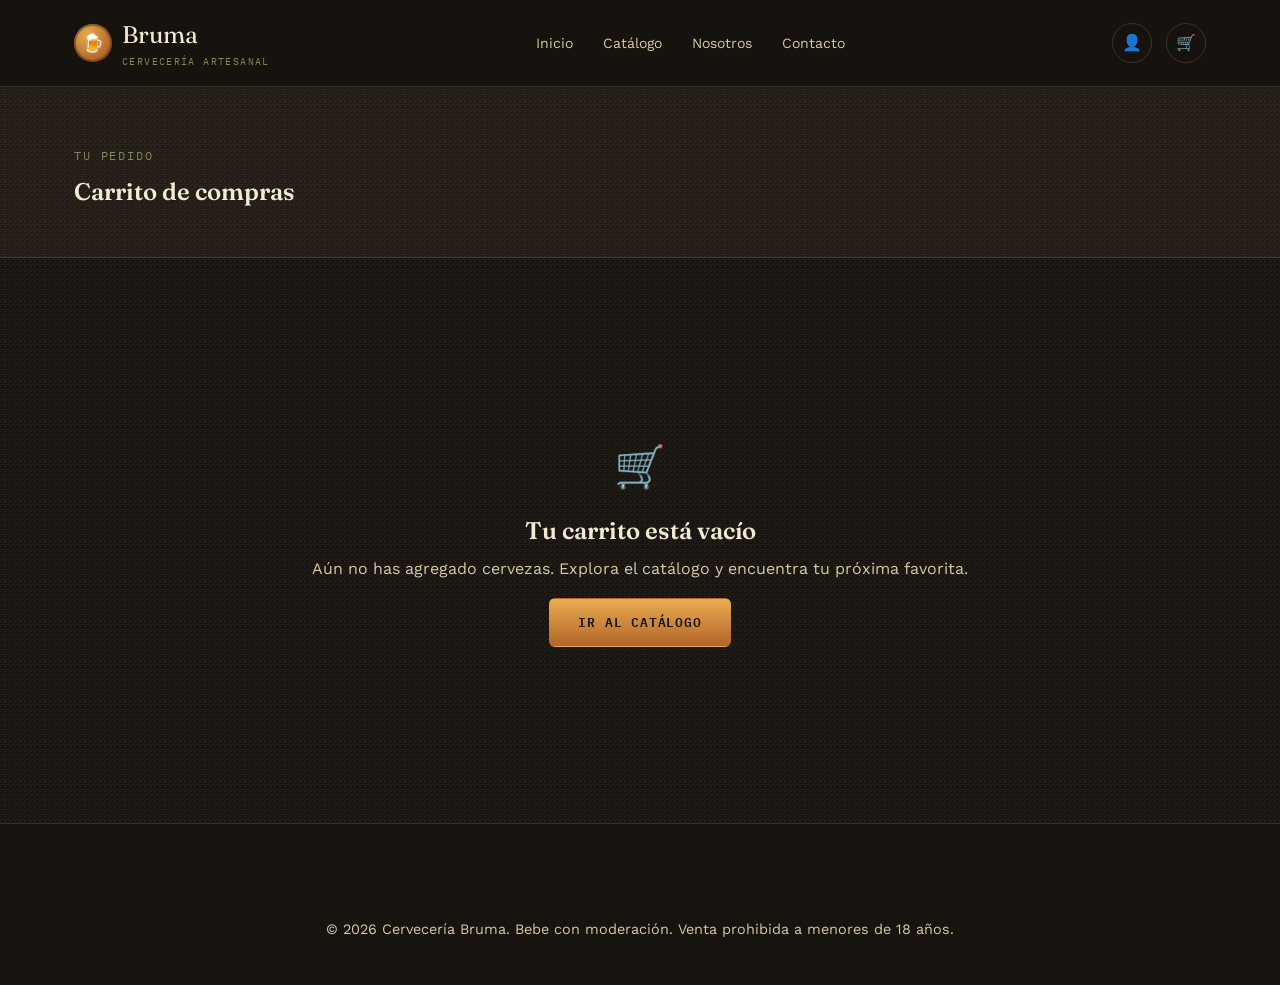
<file: bruma-cerveceria/bruma-cerveceria/carrito.html>
<!DOCTYPE html>
<html lang="es">
<head>
  <meta charset="UTF-8">
  <meta name="viewport" content="width=device-width, initial-scale=1.0">
  <title>Carrito — Cervecería Bruma</title>
  <meta name="description" content="Revisa tu carrito de compras en Cervecería Bruma antes de finalizar tu pedido.">
  <link rel="icon" href="data:image/svg+xml,%3Csvg xmlns='http://www.w3.org/2000/svg' viewBox='0 0 100 100'%3E%3Ctext y='.9em' font-size='90'%3E%F0%9F%8D%BA%3C/text%3E%3C/svg%3E">
  <link rel="preconnect" href="https://fonts.googleapis.com">
  <link href="https://fonts.googleapis.com/css2?family=Fraunces:opsz,wght@9..144,500;9..144,600;9..144,700&family=Work+Sans:wght@400;500;600&family=IBM+Plex+Mono:wght@400;500&display=swap" rel="stylesheet">
  <link rel="stylesheet" href="css/style.css">
</head>
<body>

  <header class="encabezado">
    <nav class="nav" aria-label="Navegación principal">
      <a href="index.html" class="marca">
        <span class="marca__insignia" aria-hidden="true">🍺</span>
        <span>
          Bruma
          <span class="marca__lema">Cervecería artesanal</span>
        </span>
      </a>
      <button class="nav__toggle" aria-label="Abrir menú" aria-expanded="false">☰</button>
      <ul class="nav__enlaces">
        <li><a href="index.html">Inicio</a></li>
        <li><a href="catalogo.html">Catálogo</a></li>
        <li><a href="nosotros.html">Nosotros</a></li>
        <li><a href="contacto.html">Contacto</a></li>
      </ul>
      <div class="nav__acciones">
        <a href="login.html" class="nav__icono" aria-label="Iniciar sesión o registrarme" title="Cuenta">👤</a>
        <a href="carrito.html" class="nav__icono" aria-label="Ver carrito de compras" title="Carrito">
          🛒
          <span class="nav__contador" data-contador-carrito style="display:none">0</span>
        </a>
      </div>
    </nav>
  </header>

  <main id="contenido-principal">
    <section class="encabezado-pagina">
      <div class="container">
        <span class="seccion__eyebrow">Tu pedido</span>
        <h1>Carrito de compras</h1>
      </div>
    </section>

    <section class="seccion">
      <div class="container">

        <article id="carrito-vacio" class="carrito-vacio">
          <div class="carrito-vacio__icono" aria-hidden="true">🛒</div>
          <h2>Tu carrito está vacío</h2>
          <p>Aún no has agregado cervezas. Explora el catálogo y encuentra tu próxima favorita.</p>
          <a href="catalogo.html" class="boton boton--primario">Ir al catálogo</a>
        </article>

        <div id="bloque-tabla-carrito" style="display:none;">
          <div style="overflow-x:auto;">
            <table class="tabla-carrito">
              <thead>
                <tr>
                  <th scope="col">Producto</th>
                  <th scope="col">Precio</th>
                  <th scope="col">Cantidad</th>
                  <th scope="col">Subtotal</th>
                  <th scope="col"><span class="visually-hidden">Quitar</span></th>
                </tr>
              </thead>
              <tbody id="cuerpo-tabla-carrito"></tbody>
            </table>
          </div>

          <div class="resumen-carrito">
            <div class="resumen-carrito__fila">
              <span>Subtotal</span>
              <span id="resumen-subtotal">$0</span>
            </div>
            <div class="resumen-carrito__fila">
              <span>Envío</span>
              <span id="resumen-envio">$0</span>
            </div>
            <div class="resumen-carrito__fila resumen-carrito__total">
              <span>Total</span>
              <span id="resumen-total">$0</span>
            </div>
            <button type="button" id="boton-finalizar-compra" class="boton boton--primario" style="width:100%; margin-top:16px;">Finalizar compra</button>
            <p id="mensaje-checkout" class="aviso-envio" role="status"></p>
          </div>
        </div>

      </div>
    </section>
  </main>

  <footer class="pie-pagina">
    <div class="container">
      <div class="pie-pagina__inferior" style="border-top:none; justify-content:center;">
        <p>© <span data-anio-actual></span> Cervecería Bruma. Bebe con moderación. Venta prohibida a menores de 18 años.</p>
      </div>
    </div>
  </footer>

  <script src="js/productos.js"></script>
  <script src="js/carrito.js"></script>
  <script src="js/validaciones.js"></script>
  <script src="js/main.js"></script>
</body>
</html>
</file>
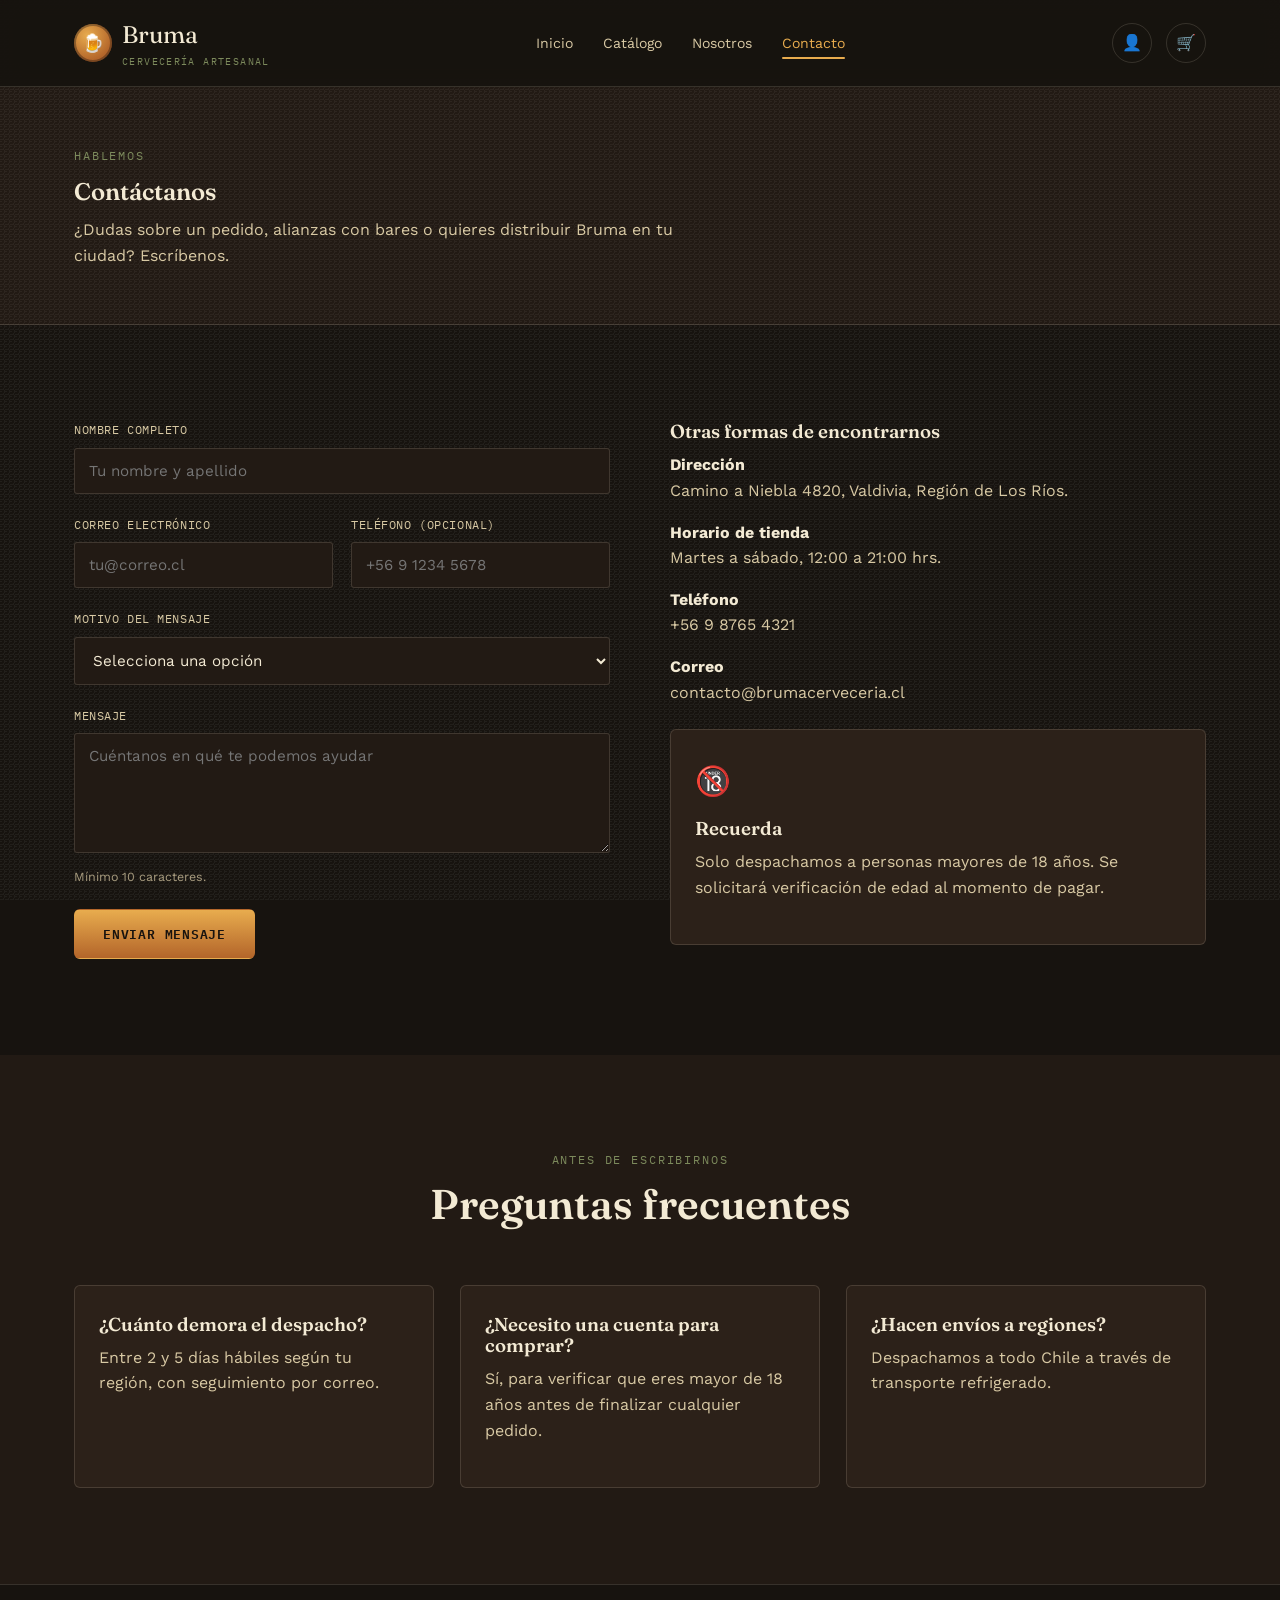
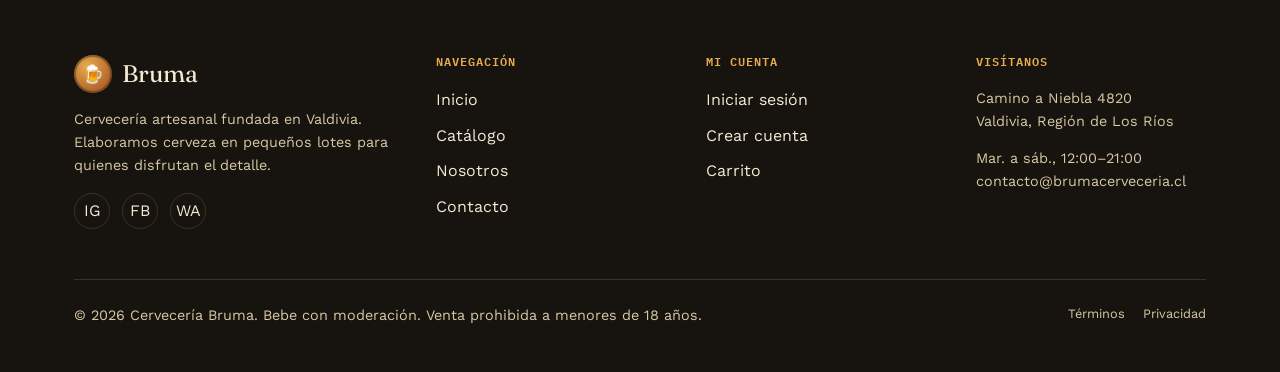
<file: bruma-cerveceria/bruma-cerveceria/contacto.html>
<!DOCTYPE html>
<html lang="es">
<head>
  <meta charset="UTF-8">
  <meta name="viewport" content="width=device-width, initial-scale=1.0">
  <title>Contacto — Cervecería Bruma</title>
  <meta name="description" content="Escríbenos ante consultas, distribución o alianzas con Cervecería Bruma.">
  <link rel="icon" href="data:image/svg+xml,%3Csvg xmlns='http://www.w3.org/2000/svg' viewBox='0 0 100 100'%3E%3Ctext y='.9em' font-size='90'%3E%F0%9F%8D%BA%3C/text%3E%3C/svg%3E">
  <link rel="preconnect" href="https://fonts.googleapis.com">
  <link href="https://fonts.googleapis.com/css2?family=Fraunces:opsz,wght@9..144,500;9..144,600;9..144,700&family=Work+Sans:wght@400;500;600&family=IBM+Plex+Mono:wght@400;500&display=swap" rel="stylesheet">
  <link rel="stylesheet" href="css/style.css">
</head>
<body>

  <header class="encabezado">
    <nav class="nav" aria-label="Navegación principal">
      <a href="index.html" class="marca">
        <span class="marca__insignia" aria-hidden="true">🍺</span>
        <span>
          Bruma
          <span class="marca__lema">Cervecería artesanal</span>
        </span>
      </a>
      <button class="nav__toggle" aria-label="Abrir menú" aria-expanded="false">☰</button>
      <ul class="nav__enlaces">
        <li><a href="index.html">Inicio</a></li>
        <li><a href="catalogo.html">Catálogo</a></li>
        <li><a href="nosotros.html">Nosotros</a></li>
        <li><a href="contacto.html">Contacto</a></li>
      </ul>
      <div class="nav__acciones">
        <a href="login.html" class="nav__icono" aria-label="Iniciar sesión o registrarme" title="Cuenta">👤</a>
        <a href="carrito.html" class="nav__icono" aria-label="Ver carrito de compras" title="Carrito">
          🛒
          <span class="nav__contador" data-contador-carrito style="display:none">0</span>
        </a>
      </div>
    </nav>
  </header>

  <main id="contenido-principal">

    <section class="encabezado-pagina">
      <div class="container">
        <span class="seccion__eyebrow">Hablemos</span>
        <h1>Contáctanos</h1>
        <p style="max-width:60ch;">¿Dudas sobre un pedido, alianzas con bares o quieres distribuir Bruma en tu ciudad? Escríbenos.</p>
      </div>
    </section>

    <section class="seccion" aria-labelledby="titulo-contacto">
      <div class="container">
        <h2 id="titulo-contacto" class="visually-hidden">Formulario e información de contacto</h2>
        <div class="franja-alterna" style="align-items:start;">

          <form id="formulario-contacto" class="formulario reveal" novalidate>
            <div class="campo">
              <label for="contacto-nombre">Nombre completo</label>
              <input type="text" id="contacto-nombre" name="nombre" autocomplete="name" placeholder="Tu nombre y apellido" required>
              <span class="mensaje-error" role="alert"></span>
            </div>

            <div class="fila-campos">
              <div class="campo">
                <label for="contacto-correo">Correo electrónico</label>
                <input type="email" id="contacto-correo" name="correo" autocomplete="email" placeholder="tu@correo.cl" required>
                <span class="mensaje-error" role="alert"></span>
              </div>
              <div class="campo">
                <label for="contacto-telefono">Teléfono (opcional)</label>
                <input type="tel" id="contacto-telefono" name="telefono" autocomplete="tel" placeholder="+56 9 1234 5678">
                <span class="mensaje-error" role="alert"></span>
              </div>
            </div>

            <div class="campo">
              <label for="contacto-asunto">Motivo del mensaje</label>
              <select id="contacto-asunto" name="asunto" required>
                <option value="">Selecciona una opción</option>
                <option value="pedido">Consulta sobre un pedido</option>
                <option value="distribucion">Quiero distribuir Bruma</option>
                <option value="eventos">Eventos y degustaciones</option>
                <option value="otro">Otro</option>
              </select>
              <span class="mensaje-error" role="alert"></span>
            </div>

            <div class="campo">
              <label for="contacto-mensaje">Mensaje</label>
              <textarea id="contacto-mensaje" name="mensaje" placeholder="Cuéntanos en qué te podemos ayudar" required></textarea>
              <small class="ayuda">Mínimo 10 caracteres.</small>
              <span class="mensaje-error" role="alert"></span>
            </div>

            <button type="submit" class="boton boton--primario">Enviar mensaje</button>
            <p id="aviso-envio-contacto" class="aviso-envio" role="status"></p>
          </form>

          <aside class="reveal">
            <h3>Otras formas de encontrarnos</h3>
            <p><strong style="color:var(--papel)">Dirección</strong><br>Camino a Niebla 4820, Valdivia, Región de Los Ríos.</p>
            <p><strong style="color:var(--papel)">Horario de tienda</strong><br>Martes a sábado, 12:00 a 21:00 hrs.</p>
            <p><strong style="color:var(--papel)">Teléfono</strong><br>+56 9 8765 4321</p>
            <p><strong style="color:var(--papel)">Correo</strong><br>contacto@brumacerveceria.cl</p>
            <div class="tarjeta-valor" style="margin-top:24px;">
              <div class="tarjeta-valor__icono" aria-hidden="true">🔞</div>
              <h3>Recuerda</h3>
              <p>Solo despachamos a personas mayores de 18 años. Se solicitará verificación de edad al momento de pagar.</p>
            </div>
          </aside>

        </div>
      </div>
    </section>

    <section class="seccion seccion--carbon" aria-labelledby="titulo-faq">
      <div class="container">
        <div class="seccion__encabezado reveal">
          <span class="seccion__eyebrow">Antes de escribirnos</span>
          <h2 id="titulo-faq">Preguntas frecuentes</h2>
        </div>
        <div class="grilla-valores">
          <article class="tarjeta-valor reveal">
            <h3>¿Cuánto demora el despacho?</h3>
            <p>Entre 2 y 5 días hábiles según tu región, con seguimiento por correo.</p>
          </article>
          <article class="tarjeta-valor reveal">
            <h3>¿Necesito una cuenta para comprar?</h3>
            <p>Sí, para verificar que eres mayor de 18 años antes de finalizar cualquier pedido.</p>
          </article>
          <article class="tarjeta-valor reveal">
            <h3>¿Hacen envíos a regiones?</h3>
            <p>Despachamos a todo Chile a través de transporte refrigerado.</p>
          </article>
        </div>
      </div>
    </section>

  </main>

  <footer class="pie-pagina">
    <div class="container">
      <div class="pie-pagina__grilla">
        <div>
          <a href="index.html" class="marca" style="margin-bottom:14px;">
            <span class="marca__insignia" aria-hidden="true">🍺</span>
            <span>Bruma</span>
          </a>
          <p>Cervecería artesanal fundada en Valdivia. Elaboramos cerveza en pequeños lotes para quienes disfrutan el detalle.</p>
          <div class="pie-pagina__redes">
            <a href="#" aria-label="Instagram de Cervecería Bruma">IG</a>
            <a href="#" aria-label="Facebook de Cervecería Bruma">FB</a>
            <a href="#" aria-label="WhatsApp de Cervecería Bruma">WA</a>
          </div>
        </div>
        <div>
          <h4>Navegación</h4>
          <ul>
            <li><a href="index.html">Inicio</a></li>
            <li><a href="catalogo.html">Catálogo</a></li>
            <li><a href="nosotros.html">Nosotros</a></li>
            <li><a href="contacto.html">Contacto</a></li>
          </ul>
        </div>
        <div>
          <h4>Mi cuenta</h4>
          <ul>
            <li><a href="login.html">Iniciar sesión</a></li>
            <li><a href="login.html">Crear cuenta</a></li>
            <li><a href="carrito.html">Carrito</a></li>
          </ul>
        </div>
        <div>
          <h4>Visítanos</h4>
          <p>Camino a Niebla 4820<br>Valdivia, Región de Los Ríos</p>
          <p>Mar. a sáb., 12:00–21:00<br>contacto@brumacerveceria.cl</p>
        </div>
      </div>
      <div class="pie-pagina__inferior">
        <p>© <span data-anio-actual></span> Cervecería Bruma. Bebe con moderación. Venta prohibida a menores de 18 años.</p>
        <div class="pie-pagina__legal">
          <a href="#">Términos</a>
          <a href="#">Privacidad</a>
        </div>
      </div>
    </div>
  </footer>

  <script src="js/productos.js"></script>
  <script src="js/carrito.js"></script>
  <script src="js/validaciones.js"></script>
  <script src="js/main.js"></script>
</body>
</html>
</file>
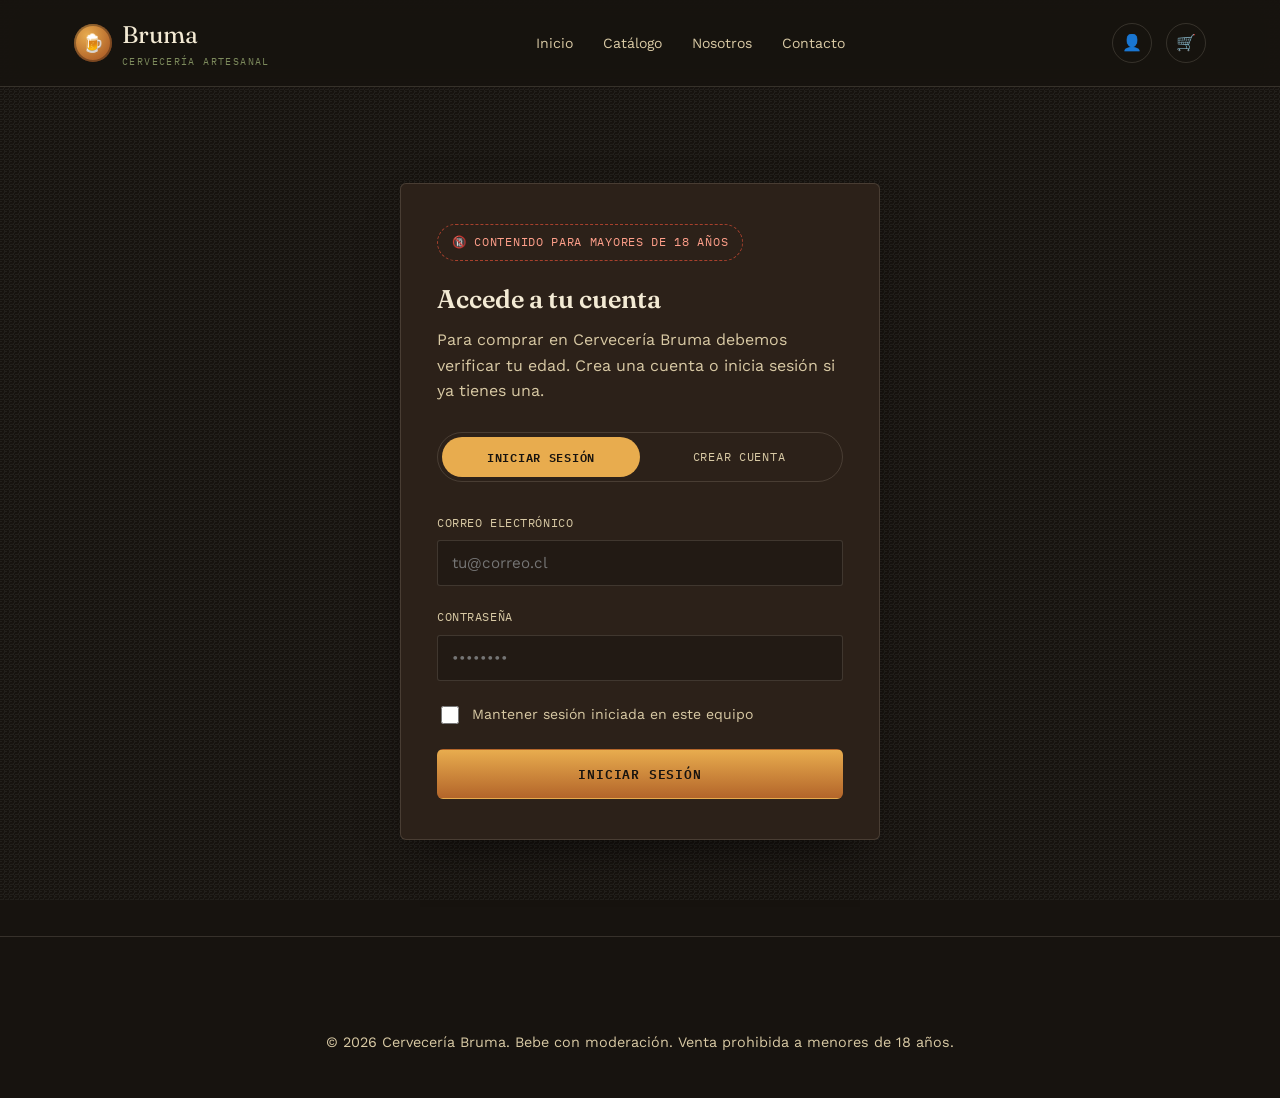
<file: bruma-cerveceria/bruma-cerveceria/login.html>
<!DOCTYPE html>
<html lang="es">
<head>
  <meta charset="UTF-8">
  <meta name="viewport" content="width=device-width, initial-scale=1.0">
  <title>Iniciar sesión — Cervecería Bruma</title>
  <meta name="description" content="Inicia sesión o crea tu cuenta en Cervecería Bruma. Venta exclusiva para mayores de 18 años.">
  <link rel="icon" href="data:image/svg+xml,%3Csvg xmlns='http://www.w3.org/2000/svg' viewBox='0 0 100 100'%3E%3Ctext y='.9em' font-size='90'%3E%F0%9F%8D%BA%3C/text%3E%3C/svg%3E">
  <link rel="preconnect" href="https://fonts.googleapis.com">
  <link href="https://fonts.googleapis.com/css2?family=Fraunces:opsz,wght@9..144,500;9..144,600;9..144,700&family=Work+Sans:wght@400;500;600&family=IBM+Plex+Mono:wght@400;500&display=swap" rel="stylesheet">
  <link rel="stylesheet" href="css/style.css">
</head>
<body>

  <header class="encabezado">
    <nav class="nav" aria-label="Navegación principal">
      <a href="index.html" class="marca">
        <span class="marca__insignia" aria-hidden="true">🍺</span>
        <span>
          Bruma
          <span class="marca__lema">Cervecería artesanal</span>
        </span>
      </a>
      <button class="nav__toggle" aria-label="Abrir menú" aria-expanded="false">☰</button>
      <ul class="nav__enlaces">
        <li><a href="index.html">Inicio</a></li>
        <li><a href="catalogo.html">Catálogo</a></li>
        <li><a href="nosotros.html">Nosotros</a></li>
        <li><a href="contacto.html">Contacto</a></li>
      </ul>
      <div class="nav__acciones">
        <a href="login.html" class="nav__icono" aria-label="Iniciar sesión o registrarme" title="Cuenta">👤</a>
        <a href="carrito.html" class="nav__icono" aria-label="Ver carrito de compras" title="Carrito">
          🛒
          <span class="nav__contador" data-contador-carrito style="display:none">0</span>
        </a>
      </div>
    </nav>
  </header>

  <main id="contenido-principal">
    <section class="seccion" aria-labelledby="titulo-acceso">
      <div class="container">
        <div class="panel-acceso reveal" id="panel-acceso">
          <span class="sello-edad">🔞 Contenido para mayores de 18 años</span>
          <h1 id="titulo-acceso" style="font-size:1.6rem;">Accede a tu cuenta</h1>
          <p style="margin-bottom:28px;">Para comprar en Cervecería Bruma debemos verificar tu edad. Crea una cuenta o inicia sesión si ya tienes una.</p>

          <div class="pestanas-acceso">
            <button type="button" class="pestana-boton esta-activa" data-vista="vista-login">Iniciar sesión</button>
            <button type="button" class="pestana-boton" data-vista="vista-registro">Crear cuenta</button>
          </div>

          <!-- LOGIN -->
          <article id="vista-login" class="vista-formulario esta-visible">
            <form id="formulario-login" class="formulario formulario--ancho" novalidate>
              <div class="campo">
                <label for="login-correo">Correo electrónico</label>
                <input type="email" id="login-correo" name="correo" autocomplete="email" placeholder="tu@correo.cl" required>
                <span class="mensaje-error" role="alert"></span>
              </div>
              <div class="campo">
                <label for="login-clave">Contraseña</label>
                <input type="password" id="login-clave" name="clave" autocomplete="current-password" placeholder="••••••••" minlength="8" required>
                <span class="mensaje-error" role="alert"></span>
              </div>
              <div class="campo-check">
                <input type="checkbox" id="login-recordar" name="recordar">
                <label for="login-recordar">Mantener sesión iniciada en este equipo</label>
              </div>
              <button type="submit" class="boton boton--primario" style="width:100%;">Iniciar sesión</button>
              <p id="aviso-login" class="aviso-envio" role="status"></p>
            </form>
          </article>

          <!-- REGISTRO -->
          <article id="vista-registro" class="vista-formulario">
            <form id="formulario-registro" class="formulario formulario--ancho" novalidate>
              <div class="campo">
                <label for="registro-nombre">Nombre completo</label>
                <input type="text" id="registro-nombre" name="nombre" autocomplete="name" placeholder="Tu nombre y apellido" required>
                <span class="mensaje-error" role="alert"></span>
              </div>

              <div class="campo">
                <label for="registro-correo">Correo electrónico</label>
                <input type="email" id="registro-correo" name="correo" autocomplete="email" placeholder="tu@correo.cl" required>
                <span class="mensaje-error" role="alert"></span>
              </div>

              <div class="campo">
                <label for="registro-nacimiento">Fecha de nacimiento</label>
                <input type="date" id="registro-nacimiento" name="nacimiento" autocomplete="bday" required>
                <small class="ayuda">Debes tener 18 años o más para crear una cuenta.</small>
                <span class="mensaje-error" role="alert"></span>
              </div>

              <div class="fila-campos">
                <div class="campo">
                  <label for="registro-clave">Contraseña</label>
                  <input type="password" id="registro-clave" name="clave" autocomplete="new-password" placeholder="Mínimo 8 caracteres" minlength="8" required>
                  <span class="mensaje-error" role="alert"></span>
                </div>
                <div class="campo">
                  <label for="registro-clave-confirmar">Confirmar contraseña</label>
                  <input type="password" id="registro-clave-confirmar" name="claveConfirmar" autocomplete="new-password" placeholder="Repite tu contraseña" minlength="8" required>
                  <span class="mensaje-error" role="alert"></span>
                </div>
              </div>

              <div class="campo-check">
                <input type="checkbox" id="registro-terminos" name="terminos" required>
                <label for="registro-terminos">Confirmo que soy mayor de 18 años y acepto los términos y la política de consumo responsable.</label>
                <span class="mensaje-error" role="alert"></span>
              </div>

              <button type="submit" class="boton boton--primario" style="width:100%;">Crear cuenta</button>
              <p id="aviso-registro" class="aviso-envio" role="status"></p>
            </form>
          </article>

        </div>
      </div>
    </section>
  </main>

  <footer class="pie-pagina">
    <div class="container">
      <div class="pie-pagina__inferior" style="border-top:none; justify-content:center;">
        <p>© <span data-anio-actual></span> Cervecería Bruma. Bebe con moderación. Venta prohibida a menores de 18 años.</p>
      </div>
    </div>
  </footer>

  <script src="js/productos.js"></script>
  <script src="js/carrito.js"></script>
  <script src="js/validaciones.js"></script>
  <script src="js/main.js"></script>
</body>
</html>
</file>
<file: bruma-cerveceria/bruma-cerveceria/css/style.css>
/* =========================================================
   CERVECERÍA BRUMA — style.css
   Identidad: cervecería artesanal del sur de Chile.
   Paleta inspirada en cobre de alambique, lúpulo y niebla nocturna.
   ========================================================= */

/* ---------- Tokens ---------- */
:root {
  /* Color */
  --negro-turba: #17130f;
  --carbon: #221a14;
  --carbon-suave: #2c2119;
  --ambar: #c97a3a;
  --ambar-fuerte: #b3652a;
  --dorado: #e8ac4e;
  --musgo: #5c6a41;
  --musgo-suave: #7c8a5c;
  --herrumbre: #a8402c;
  --papel: #f3ead4;
  --papel-suave: #d8c9a4;
  --linea: rgba(243, 234, 212, 0.14);

  /* Tipografía */
  --f-display: "Fraunces", "Georgia", serif;
  --f-cuerpo: "Work Sans", "Segoe UI", sans-serif;
  --f-utilitaria: "IBM Plex Mono", "Courier New", monospace;

  /* Escala */
  --radio: 6px;
  --radio-chico: 3px;
  --sombra: 0 20px 45px -20px rgba(0, 0, 0, 0.6);
  --transicion: 220ms cubic-bezier(0.4, 0, 0.2, 1);
  --ancho-maximo: 1180px;
}

/* ---------- Reset ---------- */
* { box-sizing: border-box; }
html { scroll-behavior: smooth; }
body {
  margin: 0;
  background-color: var(--negro-turba);
  color: var(--papel);
  font-family: var(--f-cuerpo);
  font-size: 16px;
  line-height: 1.6;
  -webkit-font-smoothing: antialiased;
}
img { max-width: 100%; display: block; }
a { color: inherit; text-decoration: none; }
ul { list-style: none; margin: 0; padding: 0; }
button { font-family: inherit; cursor: pointer; }
h1, h2, h3, h4 {
  font-family: var(--f-display);
  font-weight: 600;
  line-height: 1.15;
  margin: 0 0 0.5em;
  color: var(--papel);
}
p { margin: 0 0 1em; color: var(--papel-suave); }

/* fondo con textura de "grano" sutil, evoca papel kraft */
body::before {
  content: "";
  position: fixed;
  inset: 0;
  pointer-events: none;
  z-index: 0;
  opacity: 0.05;
  background-image: repeating-radial-gradient(circle at 20% 30%, #fff 0 1px, transparent 1px 3px);
  background-size: 5px 5px;
}

:focus-visible {
  outline: 2px solid var(--dorado);
  outline-offset: 3px;
}

@media (prefers-reduced-motion: reduce) {
  *, *::before, *::after { animation-duration: 0.001ms !important; transition-duration: 0.001ms !important; }
}

.container {
  max-width: var(--ancho-maximo);
  margin: 0 auto;
  padding: 0 24px;
  position: relative;
  z-index: 1;
}

.visually-hidden {
  position: absolute; width: 1px; height: 1px;
  overflow: hidden; clip: rect(0 0 0 0); white-space: nowrap;
}

/* ---------- Botones ---------- */
.boton {
  display: inline-flex;
  align-items: center;
  justify-content: center;
  gap: 8px;
  padding: 13px 28px;
  border-radius: var(--radio);
  font-family: var(--f-utilitaria);
  font-size: 0.82rem;
  letter-spacing: 0.06em;
  text-transform: uppercase;
  border: 1px solid transparent;
  transition: transform var(--transicion), background var(--transicion), border-color var(--transicion);
}
.boton:active { transform: translateY(1px); }
.boton--primario {
  background: linear-gradient(180deg, var(--dorado), var(--ambar-fuerte));
  color: var(--negro-turba);
  font-weight: 600;
}
.boton--primario:hover { transform: translateY(-2px); box-shadow: 0 10px 22px -8px rgba(201, 122, 58, 0.55); }
.boton--fantasma {
  background: transparent;
  border-color: var(--linea);
  color: var(--papel);
}
.boton--fantasma:hover { border-color: var(--dorado); color: var(--dorado); }
.boton--pequeno { padding: 9px 16px; font-size: 0.72rem; }
.boton:disabled { opacity: 0.45; cursor: not-allowed; }
.boton:disabled:hover { transform: none; box-shadow: none; }

/* ---------- Header / Nav ---------- */
.encabezado {
  position: sticky;
  top: 0;
  z-index: 50;
  background: rgba(23, 19, 15, 0.86);
  backdrop-filter: blur(10px);
  border-bottom: 1px solid var(--linea);
}
.nav {
  display: flex;
  align-items: center;
  justify-content: space-between;
  padding: 16px 24px;
  max-width: var(--ancho-maximo);
  margin: 0 auto;
}
.marca {
  display: flex;
  align-items: center;
  gap: 10px;
  font-family: var(--f-display);
  font-size: 1.5rem;
  color: var(--papel);
}
.marca__insignia {
  width: 38px; height: 38px;
  border-radius: 50%;
  background: radial-gradient(circle at 35% 30%, var(--dorado), var(--ambar-fuerte) 70%);
  display: grid; place-items: center;
  font-size: 1.1rem;
  box-shadow: inset 0 0 0 2px rgba(23,19,15,.35);
}
.marca__lema {
  display: block;
  font-family: var(--f-utilitaria);
  font-size: 0.62rem;
  letter-spacing: 0.14em;
  text-transform: uppercase;
  color: var(--musgo-suave);
}
.nav__enlaces {
  display: flex;
  gap: 30px;
  align-items: center;
}
.nav__enlaces a {
  font-size: 0.88rem;
  color: var(--papel-suave);
  position: relative;
  padding: 4px 0;
  transition: color var(--transicion);
}
.nav__enlaces a:hover, .nav__enlaces a[aria-current="page"] { color: var(--dorado); }
.nav__enlaces a[aria-current="page"]::after {
  content: "";
  position: absolute; left: 0; right: 0; bottom: -4px;
  height: 2px; background: var(--dorado); border-radius: 2px;
}
.nav__acciones { display: flex; align-items: center; gap: 14px; }
.nav__icono {
  position: relative;
  display: inline-flex; align-items: center; justify-content: center;
  width: 40px; height: 40px;
  border-radius: 50%;
  border: 1px solid var(--linea);
  color: var(--papel);
  transition: border-color var(--transicion), color var(--transicion);
}
.nav__icono:hover { border-color: var(--dorado); color: var(--dorado); }
.nav__contador {
  position: absolute; top: -6px; right: -6px;
  background: var(--herrumbre);
  color: var(--papel);
  font-family: var(--f-utilitaria);
  font-size: 0.65rem;
  min-width: 18px; height: 18px;
  border-radius: 50%;
  display: grid; place-items: center;
  border: 2px solid var(--negro-turba);
}
.nav__toggle {
  display: none;
  background: none; border: 1px solid var(--linea); border-radius: var(--radio);
  width: 42px; height: 38px;
  color: var(--papel);
  align-items: center; justify-content: center;
}

@media (max-width: 860px) {
  .nav__toggle { display: inline-flex; }
  .nav__enlaces {
    position: absolute;
    top: 100%; left: 0; right: 0;
    flex-direction: column;
    background: var(--carbon);
    border-bottom: 1px solid var(--linea);
    padding: 10px 24px 20px;
    gap: 4px;
    display: none;
  }
  .nav__enlaces.esta-abierto { display: flex; }
  .nav__enlaces a { width: 100%; padding: 12px 0; border-bottom: 1px dashed var(--linea); }
}

/* ---------- Hero ---------- */
.hero {
  position: relative;
  min-height: 88vh;
  display: flex;
  align-items: center;
  overflow: hidden;
  isolation: isolate;
}
.hero__fondo {
  position: absolute; inset: 0;
  object-fit: cover;
  width: 100%; height: 100%;
  z-index: -2;
  filter: sepia(0.35) saturate(1.3) brightness(0.55) contrast(1.05);
}
.hero::after {
  content: "";
  position: absolute; inset: 0;
  z-index: -1;
  background: linear-gradient(180deg, rgba(23,19,15,.55) 0%, rgba(23,19,15,.75) 55%, var(--negro-turba) 100%);
}
.hero__contenido { max-width: 640px; padding: 120px 0 90px; }
.hero__eyebrow {
  font-family: var(--f-utilitaria);
  font-size: 0.75rem;
  letter-spacing: 0.18em;
  text-transform: uppercase;
  color: var(--dorado);
  display: inline-flex; align-items: center; gap: 10px;
  margin-bottom: 18px;
}
.hero__eyebrow::before { content: ""; width: 26px; height: 1px; background: var(--dorado); }
.hero h1 {
  font-size: clamp(2.4rem, 5vw, 4rem);
  margin-bottom: 22px;
}
.hero h1 em { color: var(--dorado); font-style: normal; }
.hero p { font-size: 1.05rem; max-width: 50ch; margin-bottom: 34px; }
.hero__acciones { display: flex; gap: 16px; flex-wrap: wrap; }

.hero__estadisticas {
  display: flex; gap: 40px;
  margin-top: 64px;
  padding-top: 28px;
  border-top: 1px solid var(--linea);
  flex-wrap: wrap;
}
.estadistica__numero {
  font-family: var(--f-display);
  font-size: 2rem;
  color: var(--dorado);
  display: block;
}
.estadistica__etiqueta {
  font-family: var(--f-utilitaria);
  font-size: 0.68rem;
  letter-spacing: 0.1em;
  text-transform: uppercase;
  color: var(--papel-suave);
}

/* ---------- Secciones genéricas ---------- */
.seccion { padding: 96px 0; position: relative; z-index: 1; }
.seccion--carbon { background: var(--carbon); }
.seccion__encabezado { max-width: 620px; margin: 0 auto 56px; text-align: center; }
.seccion__eyebrow {
  font-family: var(--f-utilitaria);
  font-size: 0.72rem;
  letter-spacing: 0.16em;
  text-transform: uppercase;
  color: var(--musgo-suave);
  margin-bottom: 12px;
  display: block;
}
.seccion__encabezado h2 { font-size: clamp(1.8rem, 3.4vw, 2.6rem); }

.reveal { opacity: 0; transform: translateY(26px); transition: opacity 700ms ease, transform 700ms ease; }
.reveal.en-vista { opacity: 1; transform: translateY(0); }

/* ---------- Tarjetas de cerveza (elemento firma: etiqueta colgante) ---------- */
.grilla-productos {
  display: grid;
  grid-template-columns: repeat(auto-fill, minmax(260px, 1fr));
  gap: 46px 28px;
}
.tarjeta-cerveza {
  position: relative;
  background: var(--carbon-suave);
  border: 1px solid var(--linea);
  border-radius: var(--radio);
  overflow: visible;
  transition: transform var(--transicion), border-color var(--transicion);
}
.tarjeta-cerveza:hover { transform: translateY(-6px); border-color: rgba(232,172,78,.4); }
.tarjeta-cerveza__marco { border-radius: var(--radio) var(--radio) 0 0; overflow: hidden; aspect-ratio: 4/3; }
.tarjeta-cerveza img { width: 100%; height: 100%; object-fit: cover; filter: saturate(1.05) contrast(1.03); transition: transform 500ms ease; }
.tarjeta-cerveza:hover img { transform: scale(1.06); }
.tarjeta-cerveza__cuerpo { padding: 22px 20px 24px; }
.tarjeta-cerveza__estilo {
  font-family: var(--f-utilitaria);
  font-size: 0.68rem;
  letter-spacing: 0.08em;
  text-transform: uppercase;
  color: var(--musgo-suave);
}
.tarjeta-cerveza h3 { font-size: 1.28rem; margin: 4px 0 8px; }
.tarjeta-cerveza p { font-size: 0.9rem; margin-bottom: 16px; }
.tarjeta-cerveza__pie { display: flex; align-items: center; justify-content: space-between; gap: 10px; }
.tarjeta-cerveza__precio { font-family: var(--f-utilitaria); color: var(--dorado); font-size: 1.05rem; }

/* etiqueta colgante estilo cuello de botella */
.etiqueta-colgante {
  position: absolute;
  top: -18px; right: 18px;
  width: 64px; height: 64px;
  background: var(--papel);
  color: var(--negro-turba);
  border-radius: 50%;
  display: flex; flex-direction: column; align-items: center; justify-content: center;
  transform: rotate(9deg);
  box-shadow: var(--sombra);
  font-family: var(--f-utilitaria);
  z-index: 2;
}
.etiqueta-colgante::before {
  content: "";
  position: absolute; top: -13px; left: 50%;
  width: 2px; height: 14px;
  background: var(--papel-suave);
  transform: translateX(-50%) rotate(-9deg);
  transform-origin: bottom;
}
.etiqueta-colgante strong { font-size: 0.95rem; line-height: 1; }
.etiqueta-colgante span { font-size: 0.52rem; letter-spacing: 0.04em; text-transform: uppercase; }

.filtros-catalogo {
  display: flex; flex-wrap: wrap; gap: 10px;
  justify-content: center; margin-bottom: 48px;
}
.filtro-boton {
  padding: 9px 18px;
  border-radius: 999px;
  border: 1px solid var(--linea);
  background: transparent;
  color: var(--papel-suave);
  font-family: var(--f-utilitaria);
  font-size: 0.72rem;
  letter-spacing: 0.05em;
  text-transform: uppercase;
  transition: all var(--transicion);
}
.filtro-boton:hover { border-color: var(--dorado); color: var(--dorado); }
.filtro-boton.esta-activo { background: var(--dorado); border-color: var(--dorado); color: var(--negro-turba); font-weight: 600; }

/* ---------- Historia / artículos con imagen ---------- */
.franja-alterna { display: grid; grid-template-columns: 1fr 1fr; gap: 60px; align-items: center; }
.franja-alterna + .franja-alterna { margin-top: 90px; }
.franja-alterna--invertida { direction: rtl; }
.franja-alterna--invertida > * { direction: ltr; }
.franja-alterna__imagen { border-radius: var(--radio); overflow: hidden; box-shadow: var(--sombra); aspect-ratio: 5/4; }
.franja-alterna__imagen img { width: 100%; height: 100%; object-fit: cover; }
.franja-alterna__numero {
  font-family: var(--f-utilitaria);
  color: var(--ambar);
  font-size: 0.75rem;
  letter-spacing: 0.1em;
}

/* video embebido */
.envoltorio-video {
  position: relative; width: 100%;
  aspect-ratio: 16/9;
  border-radius: var(--radio);
  overflow: hidden;
  box-shadow: var(--sombra);
  border: 1px solid var(--linea);
}
.envoltorio-video iframe { width: 100%; height: 100%; border: 0; }

/* equipo */
.grilla-equipo { display: grid; grid-template-columns: repeat(auto-fit, minmax(200px, 1fr)); gap: 30px; }
.persona-equipo__foto { border-radius: var(--radio); overflow: hidden; aspect-ratio: 1/1; margin-bottom: 14px; }
.persona-equipo__foto img { width: 100%; height: 100%; object-fit: cover; filter: grayscale(0.25); }
.persona-equipo h3 { font-size: 1.05rem; margin-bottom: 2px; }
.persona-equipo span { font-family: var(--f-utilitaria); font-size: 0.7rem; color: var(--musgo-suave); text-transform: uppercase; }

/* valores */
.grilla-valores { display: grid; grid-template-columns: repeat(auto-fit, minmax(220px, 1fr)); gap: 26px; }
.tarjeta-valor { border: 1px solid var(--linea); border-radius: var(--radio); padding: 28px 24px; background: var(--carbon-suave); }
.tarjeta-valor__icono { font-size: 1.8rem; margin-bottom: 14px; }

/* ---------- Formularios ---------- */
.formulario { max-width: 560px; }
.formulario--ancho { max-width: 100%; }
.campo { margin-bottom: 22px; position: relative; }
.campo label {
  display: block;
  font-family: var(--f-utilitaria);
  font-size: 0.72rem;
  letter-spacing: 0.05em;
  text-transform: uppercase;
  color: var(--papel-suave);
  margin-bottom: 8px;
}
.campo input,
.campo select,
.campo textarea {
  width: 100%;
  padding: 13px 14px;
  border-radius: var(--radio-chico);
  border: 1px solid var(--linea);
  background: var(--carbon);
  color: var(--papel);
  font-family: var(--f-cuerpo);
  font-size: 0.95rem;
  transition: border-color var(--transicion), box-shadow var(--transicion);
}
.campo textarea { resize: vertical; min-height: 120px; }
.campo input:focus, .campo select:focus, .campo textarea:focus {
  border-color: var(--dorado);
  box-shadow: 0 0 0 3px rgba(232, 172, 78, 0.15);
  outline: none;
}
.campo small.ayuda { display: block; margin-top: 6px; font-size: 0.78rem; color: var(--papel-suave); opacity: .75; }
.campo .mensaje-error {
  display: none;
  margin-top: 7px;
  font-size: 0.8rem;
  color: #ff9f8a;
  font-family: var(--f-utilitaria);
}
.campo.con-error input,
.campo.con-error select,
.campo.con-error textarea { border-color: var(--herrumbre); box-shadow: 0 0 0 3px rgba(168, 64, 44, 0.16); }
.campo.con-error .mensaje-error { display: block; }
.campo.es-valido input { border-color: var(--musgo-suave); }
.campo-check { display: flex; align-items: flex-start; gap: 10px; margin-bottom: 22px; }
.campo-check input { width: 18px; height: 18px; margin-top: 3px; accent-color: var(--dorado); }
.campo-check label { margin: 0; text-transform: none; font-family: var(--f-cuerpo); font-size: 0.88rem; letter-spacing: normal; color: var(--papel-suave); }
.fila-campos { display: grid; grid-template-columns: 1fr 1fr; gap: 18px; }
@media (max-width: 560px) { .fila-campos { grid-template-columns: 1fr; } }

.aviso-envio {
  display: none;
  margin-top: 18px;
  padding: 14px 16px;
  border-radius: var(--radio-chico);
  border: 1px solid rgba(124,138,92,.4);
  background: rgba(92, 106, 65, 0.16);
  color: var(--musgo-suave);
  font-size: 0.9rem;
}
.aviso-envio.esta-visible { display: block; }

/* ---------- Login / verificación de edad ---------- */
.panel-acceso {
  max-width: 480px;
  margin: 0 auto;
  background: var(--carbon-suave);
  border: 1px solid var(--linea);
  border-radius: var(--radio);
  padding: 40px 36px;
  box-shadow: var(--sombra);
}
.pestanas-acceso { display: flex; border: 1px solid var(--linea); border-radius: 999px; padding: 4px; margin-bottom: 32px; }
.pestana-boton {
  flex: 1; padding: 10px 0; border-radius: 999px; border: none; background: transparent;
  color: var(--papel-suave); font-family: var(--f-utilitaria); font-size: 0.75rem; letter-spacing: 0.06em; text-transform: uppercase;
  transition: all var(--transicion);
}
.pestana-boton.esta-activa { background: var(--dorado); color: var(--negro-turba); font-weight: 600; }
.vista-formulario { display: none; }
.vista-formulario.esta-visible { display: block; }
.sello-edad {
  display: inline-flex; align-items: center; gap: 8px;
  border: 1px dashed var(--herrumbre);
  color: #ff9f8a;
  padding: 8px 14px;
  border-radius: 999px;
  font-family: var(--f-utilitaria);
  font-size: 0.72rem;
  letter-spacing: 0.06em;
  text-transform: uppercase;
  margin-bottom: 24px;
}

/* ---------- Carrito ---------- */
.tabla-carrito { width: 100%; border-collapse: collapse; }
.tabla-carrito th {
  text-align: left; font-family: var(--f-utilitaria); font-size: 0.7rem; letter-spacing: 0.08em; text-transform: uppercase;
  color: var(--musgo-suave); padding: 12px 10px; border-bottom: 1px solid var(--linea);
}
.tabla-carrito td { padding: 18px 10px; border-bottom: 1px solid var(--linea); vertical-align: middle; }
.fila-carrito__producto { display: flex; align-items: center; gap: 16px; }
.fila-carrito__producto img { width: 66px; height: 66px; object-fit: cover; border-radius: var(--radio-chico); }
.fila-carrito__producto strong { display: block; font-family: var(--f-display); font-size: 1rem; font-weight: 600; }
.control-cantidad { display: inline-flex; align-items: center; border: 1px solid var(--linea); border-radius: var(--radio-chico); overflow: hidden; }
.control-cantidad button { width: 32px; height: 32px; background: var(--carbon); color: var(--papel); border: none; }
.control-cantidad button:hover { background: var(--carbon-suave); color: var(--dorado); }
.control-cantidad input { width: 42px; text-align: center; border: none; background: transparent; color: var(--papel); font-family: var(--f-utilitaria); }
.boton-quitar { color: #ff9f8a; font-family: var(--f-utilitaria); font-size: 0.75rem; background: none; border: none; text-decoration: underline; }
.resumen-carrito { max-width: 340px; margin-left: auto; margin-top: 30px; padding-top: 20px; border-top: 1px solid var(--linea); }
.resumen-carrito__fila { display: flex; justify-content: space-between; margin-bottom: 10px; font-size: 0.92rem; color: var(--papel-suave); }
.resumen-carrito__total { font-family: var(--f-display); font-size: 1.4rem; color: var(--dorado); }
.carrito-vacio { text-align: center; padding: 80px 20px; }
.carrito-vacio__icono { font-size: 2.6rem; margin-bottom: 16px; }

/* ---------- Footer ---------- */
.pie-pagina { background: var(--negro-turba); border-top: 1px solid var(--linea); padding: 70px 0 30px; position: relative; z-index: 1; }
.pie-pagina__grilla { display: grid; grid-template-columns: 1.4fr 1fr 1fr 1fr; gap: 40px; margin-bottom: 50px; }
.pie-pagina h4 {
  font-family: var(--f-utilitaria); font-size: 0.75rem; letter-spacing: 0.08em; text-transform: uppercase;
  color: var(--dorado); margin-bottom: 18px;
}
.pie-pagina ul li { margin-bottom: 10px; }
.pie-pagina a:hover { color: var(--dorado); }
.pie-pagina p { font-size: 0.9rem; }
.pie-pagina__redes { display: flex; gap: 12px; margin-top: 16px; }
.pie-pagina__redes a {
  width: 36px; height: 36px; border: 1px solid var(--linea); border-radius: 50%;
  display: grid; place-items: center; transition: border-color var(--transicion), color var(--transicion);
}
.pie-pagina__redes a:hover { border-color: var(--dorado); color: var(--dorado); }
.pie-pagina__inferior {
  border-top: 1px solid var(--linea); padding-top: 24px;
  display: flex; justify-content: space-between; flex-wrap: wrap; gap: 10px;
  font-size: 0.8rem; color: var(--papel-suave);
}
.pie-pagina__legal { display: flex; gap: 18px; }

@media (max-width: 900px) {
  .pie-pagina__grilla { grid-template-columns: 1fr 1fr; }
  .franja-alterna, .franja-alterna--invertida { grid-template-columns: 1fr; direction: ltr; }
  .hero__contenido { padding: 100px 0 70px; }
}
@media (max-width: 560px) {
  .pie-pagina__grilla { grid-template-columns: 1fr; }
  .seccion { padding: 64px 0; }
  .panel-acceso { padding: 30px 22px; }
}

/* banda de confianza (barra bajo el hero, iconos +18, envío, pago) */
.banda-confianza {
  display: flex; flex-wrap: wrap; gap: 28px; justify-content: center;
  padding: 26px 0; border-bottom: 1px solid var(--linea); background: var(--carbon);
}
.banda-confianza__item {
  display: flex; align-items: center; gap: 10px;
  font-family: var(--f-utilitaria); font-size: 0.74rem; letter-spacing: 0.04em; text-transform: uppercase; color: var(--papel-suave);
}

/* breadcrumb simple de portada interior */
.encabezado-pagina { padding: 60px 0 40px; border-bottom: 1px solid var(--linea); background: var(--carbon); }
.encabezado-pagina .seccion__eyebrow { text-align: left; }
</file>
